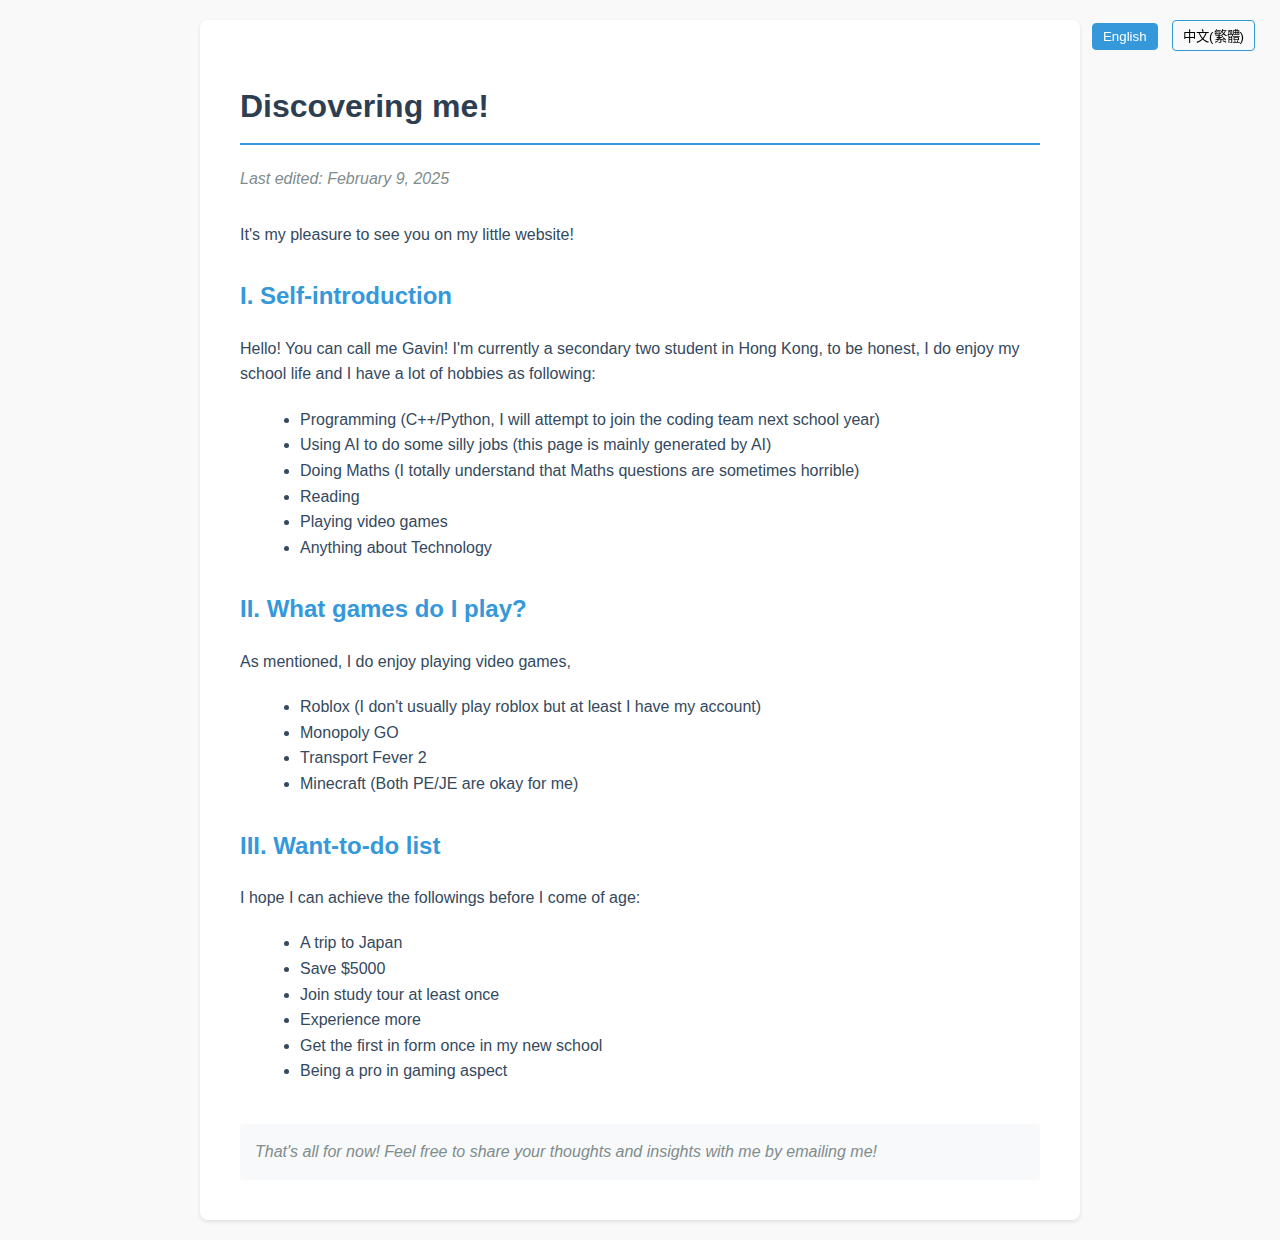
<file: index.html>
<!DOCTYPE html>
<html lang="zh-CN">
<head>
    <meta charset="UTF-8">
    <meta name="viewport" content="width=device-width, initial-scale=1.0">
    <title>Welcome!</title>
    <style>
        .language-switcher {
            position: fixed;
            top: 20px;
            right: 20px;
            z-index: 1000;
        }
        .language-switcher button {
            background: none;
            border: 1px solid #3498db;
            padding: 5px 10px;
            margin: 0 5px;
            cursor: pointer;
            border-radius: 4px;
            transition: all 0.3s ease;
        }
        .language-switcher button:hover {
            background-color: #3498db;
            color: white;
        }
        .language-switcher button.active {
            background-color: #3498db;
            color: white;
        }

        body {
            font-family: 'Segoe UI', Arial, sans-serif;
            line-height: 1.6;
            margin: 0;
            padding: 20px;
            background-color: #f9f9f9;
        }
        .container {
            max-width: 800px;
            margin: 0 auto;
            background-color: white;
            padding: 40px;
            border-radius: 8px;
            box-shadow: 0 2px 4px rgba(0,0,0,0.1);
        }
        h1 {
            color: #2c3e50;
            border-bottom: 2px solid #3498db;
            padding-bottom: 10px;
        }
        .post-meta {
            color: #7f8c8d;
            font-style: italic;
            margin-bottom: 30px;
        }
        p {
            color: #34495e;
            margin-bottom: 20px;
        }
        .section-title {
            color: #3498db;
            margin-top: 30px;
        }
        ul {
            margin-left: 20px;
            color: #34495e;
        }
        .comments-prompt {
            background-color: #f8f9fa;
            padding: 15px;
            border-radius: 4px;
            margin-top: 40px;
            color: #7f8c8d;
            font-style: italic;
        }
    </style>
</head>
<body>
    <div class="language-switcher">
        <button id="enBtn" class="active">English</button>
        <button id="zhBtn">中文(繁體)</button>
    </div>

    <div class="container">
        <div id="englishContent">
            <h1>Discovering me!</h1>
            
            <p class="post-meta">Last edited: February 9, 2025</p>

            <section>
                <p>It's my pleasure to see you on my little website!</p>
            </section>

            <section>
                <h2 class="section-title">I. Self-introduction</h2>
                <p>Hello! You can call me Gavin! I'm currently a secondary two student in Hong Kong, to be honest, I do enjoy my school life and I have a lot of hobbies as following:</p>
                <ul>
                    <li>Programming (C++/Python, I will attempt to join the coding team next school year)</li>
                    <li>Using AI to do some silly jobs (this page is mainly generated by AI)</li>
                    <li>Doing Maths (I totally understand that Maths questions are sometimes horrible)</li>
                    <li>Reading</li>
                    <li>Playing video games</li>
                    <li>Anything about Technology</li>
                </ul>
            </section>

            <section>
                <h2 class="section-title">II. What games do I play?</h2>
                <p>As mentioned, I do enjoy playing video games,</p>
                <ul>
                    <li>Roblox (I don't usually play roblox but at least I have my account)</li>
                    <li>Monopoly GO</li>
                    <li>Transport Fever 2</li>
                    <li>Minecraft (Both PE/JE are okay for me)</li>
                </ul>
            </section>

            <section>
                <h2 class="section-title">III. Want-to-do list</h2>
                <p>I hope I can achieve the followings before I come of age:</p>
                <ul>
                    <li>A trip to Japan</li>
                    <li>Save $5000</li>
                    <li>Join study tour at least once</li>
                    <li>Experience more</li>
                    <li>Get the first in form once in my new school</li>
                    <li>Being a pro in gaming aspect</li>
                </ul>
            </section>

            <div class="comments-prompt">
                That's all for now! Feel free to share your thoughts and insights with me by emailing me!
            </div>
        </div>

        <div id="chineseContent" style="display: none;">
            <h1>更好地瞭解我</h1>
            
            <p class="post-meta">最後編輯日期：2025年2月9日</p>

            <section>
                <p>歡迎並感謝閣下來臨本網址！</p>
            </section>

            <section>
                <h2 class="section-title">自我介紹</h2>
                <p>您好！你可以用我的英文名Gavin來稱呼我，我現在是一名就讀於香港的中二學生。我十分享受我的學校生活和與朋友的相處，我亦有許多形形色色的興趣：</p>
                <ul>
                    <li>電腦編程 (C++/Python)</li>
                    <li>用AI去做無謂的事情 (正如這個界面)</li>
                    <li>做數 (我完全理解操數十分恐怖...)</li>
                    <li>閲讀</li>
                    <li>玩遊戲</li>
                    <li>任何與科技有關的東西</li>
                </ul>
            </section>

            <section>
                <h2 class="section-title">我玩些什麽遊戲</h2>
                <p>如我所述，正如多數人一樣，我亦會遊玩遊戲，以下列出了部分我遊玩的遊戲：</p>
                <ul>
                    <li>Roblox (有acc，但並不經常上綫)</li>
                    <li>Monopoly GO</li>
                    <li>Transport Fever 2</li>
                    <li>Minecraft (手機/電腦版本)</li>
                </ul>
            </section>

            <section>
                <h2 class="section-title">我想做些什麽？</h2>
                <p>我希望我可以在18歲之前做到這些事情：</p>
                <ul>
                    <li>去日本旅行</li>
                    <li>儲$5000</li>
                    <li>至少參加一次遊學團</li>
                    <li>參與更多活動->獲得更多經驗</li>
                    <li>在新學校内取得一次年級第一</li>
                    <li>成為遊戲高手</li>
                </ul>
            </section>

            <div class="comments-prompt">
                感謝你的閲讀！如您有任何見解，歡迎您通過電郵來聯絡我。
            </div>
        </div>
    </div>

    <script>
        const enBtn = document.getElementById('enBtn');
        const zhBtn = document.getElementById('zhBtn');
        const englishContent = document.getElementById('englishContent');
        const chineseContent = document.getElementById('chineseContent');

        function switchLanguage(lang) {
            if (lang === 'en') {
                englishContent.style.display = 'block';
                chineseContent.style.display = 'none';
                enBtn.classList.add('active');
                zhBtn.classList.remove('active');
            } else {
                englishContent.style.display = 'none';
                chineseContent.style.display = 'block';
                zhBtn.classList.add('active');
                enBtn.classList.remove('active');
            }
        }

        enBtn.addEventListener('click', () => switchLanguage('en'));
        zhBtn.addEventListener('click', () => switchLanguage('zh'));

        switchLanguage('en');
    </script>
</body>
</html>
</file>
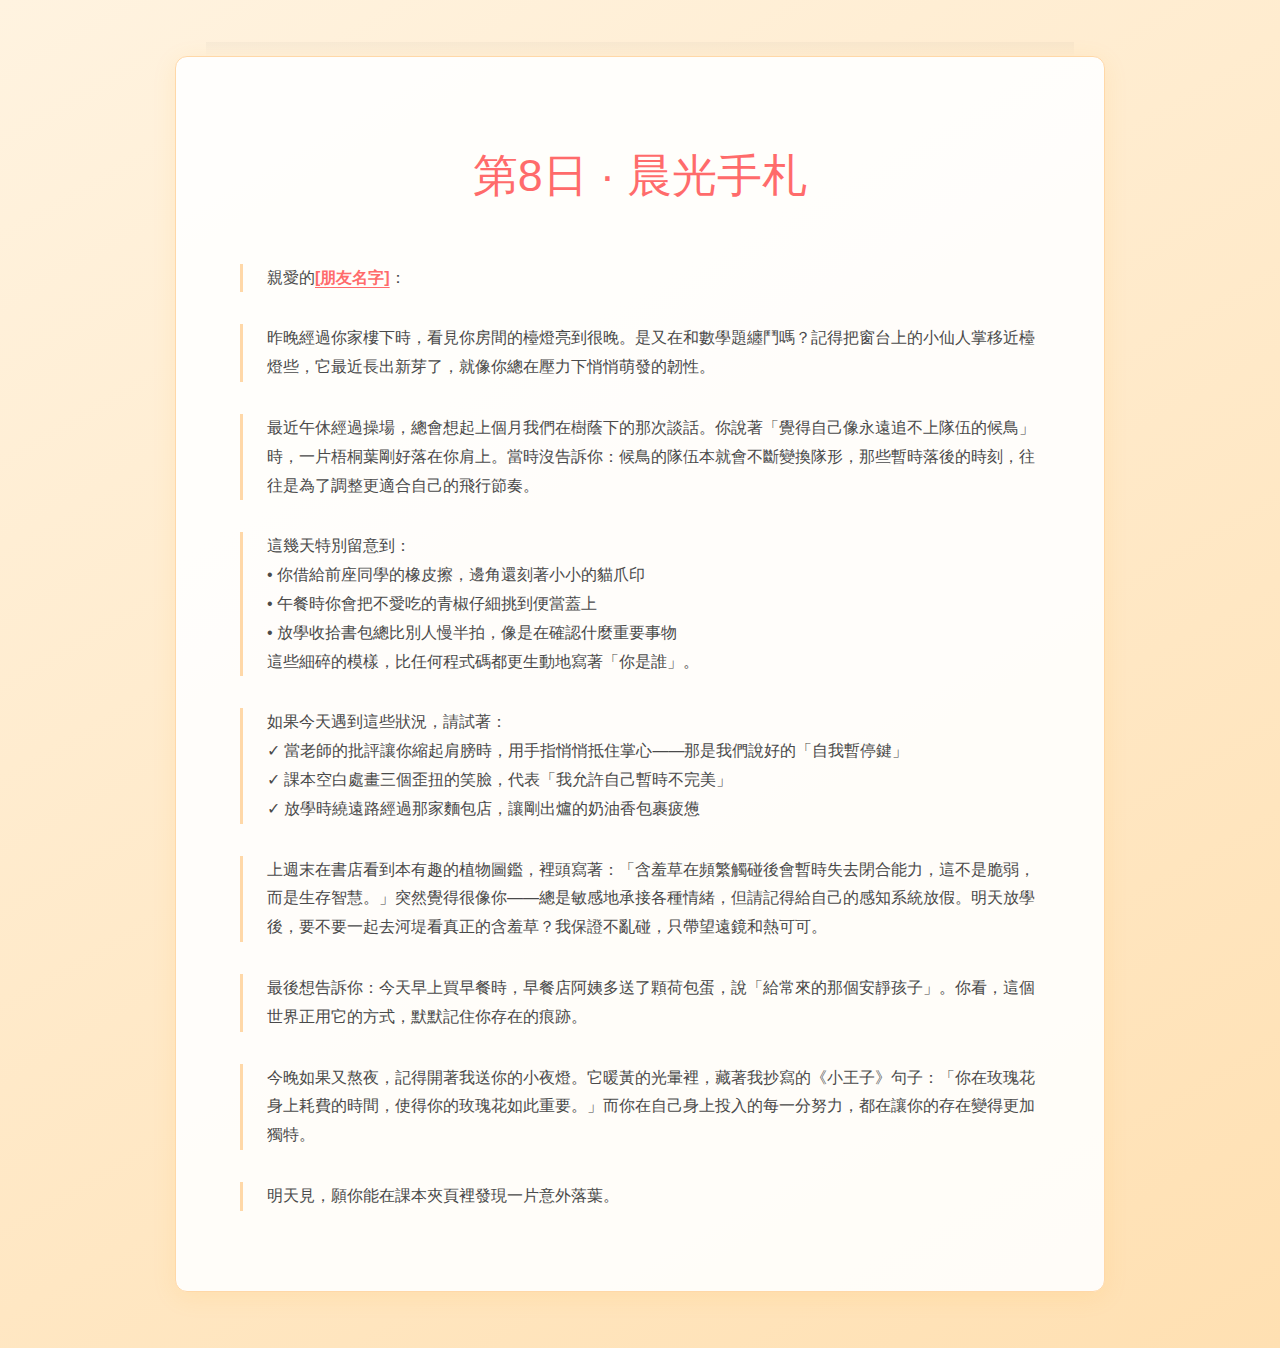
<file: main/lengheichi/cares/day8.html>
<!DOCTYPE html>
<html lang="zh-Hant">
<head>
    <meta charset="UTF-8">
    <style>
        body {
            background: linear-gradient(150deg, #FFF3E0 0%, #FFE0B2 100%);
            min-height: 100vh;
            color: #4A4A4A;
            font-family: 'Microsoft JhengHei', sans-serif;
            padding: 3rem;
            line-height: 1.8;
        }

        .letter {
            max-width: 800px;
            margin: 0 auto;
            background: rgba(255, 255, 255, 0.9);
            border-radius: 12px;
            padding: 3rem 4rem;
            box-shadow: 0 5px 25px rgba(255, 165, 0, 0.1);
            position: relative;
            border: 1px solid #FFD8A8;
        }

        .letter::before {
            content: '';
            position: absolute;
            top: -15px;
            left: 30px;
            right: 30px;
            height: 15px;
            background: linear-gradient(to bottom, rgba(0,0,0,0.03) 0%, transparent 100%);
        }

        h1 {
            text-align: center;
            font-size: 2.8rem;
            color: #FF6B6B;
            margin-bottom: 3rem;
            font-weight: normal;
            animation: heartbeat 1.5s ease-in-out infinite;
        }

        @keyframes heartbeat {
            0%, 100% { transform: scale(1); }
            50% { transform: scale(1.03); }
        }

        .highlight {
            color: #FF6B6B;
            font-weight: bold;
            text-decoration: underline;
            text-underline-offset: 4px;
        }

        p {
            margin: 2rem 0;
            padding-left: 1.5rem;
            border-left: 3px solid #FFD8A8;
            transition: all 0.3s;
        }

        p:hover {
            border-left-width: 6px;
            padding-left: 2rem;
        }

        @media (max-width: 768px) {
            body { padding: 1.5rem; }
            .letter { padding: 2rem; }
            h1 { font-size: 2.2rem; }
        }
    </style>
</head>
<body>
    <div class="letter">
        <h1>第8日 · 晨光手札</h1>

        <p>親愛的<span class="highlight">[朋友名字]</span>：</p>

        <p>昨晚經過你家樓下時，看見你房間的檯燈亮到很晚。是又在和數學題纏鬥嗎？記得把窗台上的小仙人掌移近檯燈些，它最近長出新芽了，就像你總在壓力下悄悄萌發的韌性。</p>

        <p>最近午休經過操場，總會想起上個月我們在樹蔭下的那次談話。你說著「覺得自己像永遠追不上隊伍的候鳥」時，一片梧桐葉剛好落在你肩上。當時沒告訴你：候鳥的隊伍本就會不斷變換隊形，那些暫時落後的時刻，往往是為了調整更適合自己的飛行節奏。</p>

        <p>這幾天特別留意到：<br>
        • 你借給前座同學的橡皮擦，邊角還刻著小小的貓爪印<br>
        • 午餐時你會把不愛吃的青椒仔細挑到便當蓋上<br>
        • 放學收拾書包總比別人慢半拍，像是在確認什麼重要事物<br>
        這些細碎的模樣，比任何程式碼都更生動地寫著「你是誰」。</p>

        <p>如果今天遇到這些狀況，請試著：<br>
        ✓ 當老師的批評讓你縮起肩膀時，用手指悄悄抵住掌心——那是我們說好的「自我暫停鍵」<br>
        ✓ 課本空白處畫三個歪扭的笑臉，代表「我允許自己暫時不完美」<br>
        ✓ 放學時繞遠路經過那家麵包店，讓剛出爐的奶油香包裹疲憊</p>

        <p>上週末在書店看到本有趣的植物圖鑑，裡頭寫著：「含羞草在頻繁觸碰後會暫時失去閉合能力，這不是脆弱，而是生存智慧。」突然覺得很像你——總是敏感地承接各種情緒，但請記得給自己的感知系統放假。明天放學後，要不要一起去河堤看真正的含羞草？我保證不亂碰，只帶望遠鏡和熱可可。</p>

        <p>最後想告訴你：今天早上買早餐時，早餐店阿姨多送了顆荷包蛋，說「給常來的那個安靜孩子」。你看，這個世界正用它的方式，默默記住你存在的痕跡。</p>

        <p>今晚如果又熬夜，記得開著我送你的小夜燈。它暖黃的光暈裡，藏著我抄寫的《小王子》句子：「你在玫瑰花身上耗費的時間，使得你的玫瑰花如此重要。」而你在自己身上投入的每一分努力，都在讓你的存在變得更加獨特。</p>

        <p>明天見，願你能在課本夾頁裡發現一片意外落葉。</p>
    </div>
</body>
</html>
</file>
